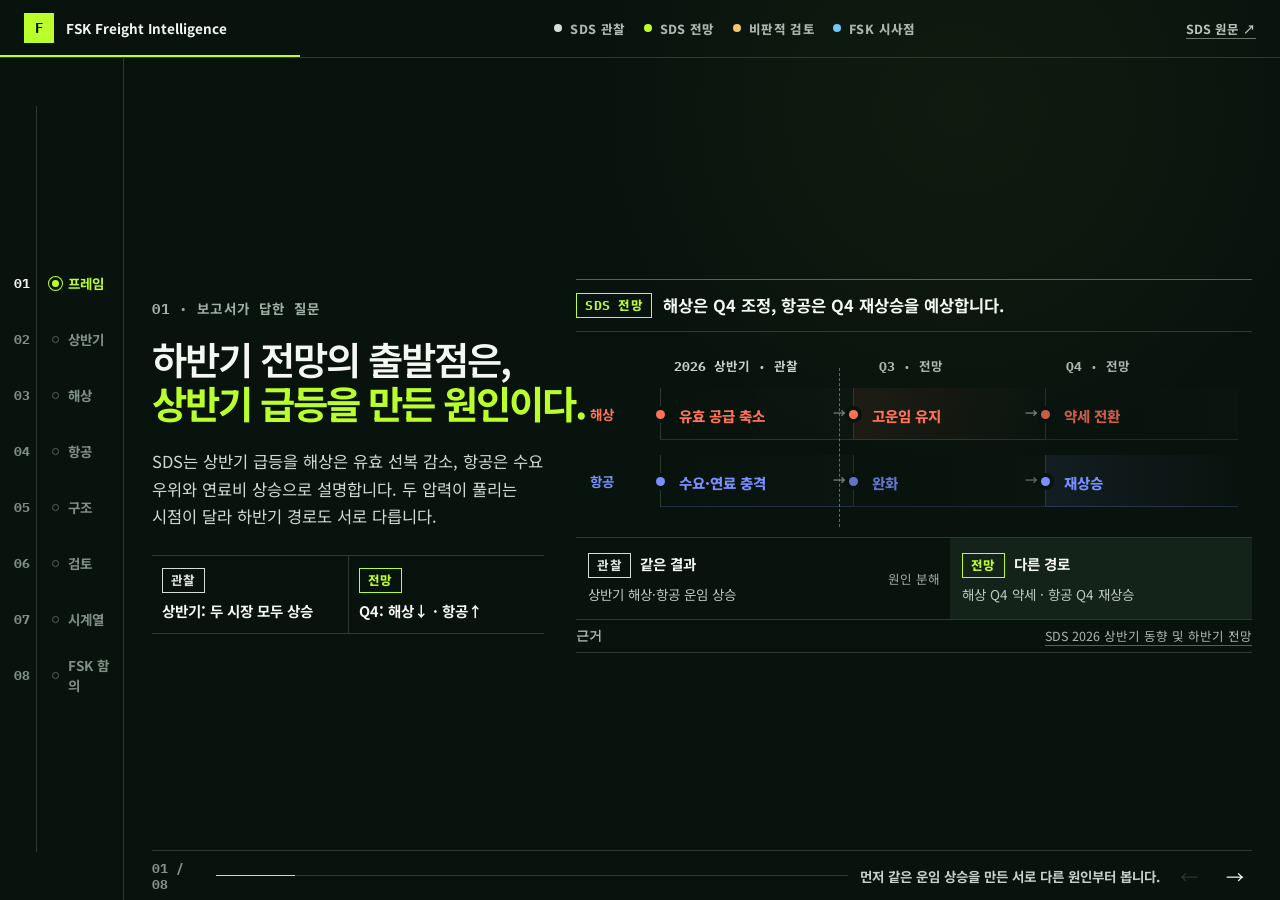
<file: index.html>
<!DOCTYPE html><html lang="ko"><head><meta charSet="utf-8"/><meta name="viewport" content="width=device-width, initial-scale=1"/><link rel="stylesheet" href="./assets/index-OAmf9RD-.css" data-rsc-css-href="./assets/index-OAmf9RD-.css" data-precedence="vite-rsc/importer-resources"/><link rel="modulepreload" href="./assets/layout-segment-context-DPF9PNSy.js" crossorigin=""/><link rel="modulepreload" href="./assets/rolldown-runtime-S-ySWqyJ.js" crossorigin=""/><link rel="modulepreload" href="./assets/index-Dtte2Hs3.js" crossorigin=""/><link rel="modulepreload" href="./assets/framework-CXnKph_e.js" crossorigin=""/><link rel="modulepreload" href="./assets/page-DlTZC0So.js" crossorigin=""/><title>SDS 2026 물류 전망 — 비판적 읽기</title><meta name="description" content="삼성SDS의 2026년 상반기 물류 동향과 하반기 전망을 원인, 조건, 과거 백서 시계열로 분해한 FSK Freight Intelligence 브리핑."/><meta property="og:title" content="SDS 2026 물류 전망 — 비판적 읽기"/><meta property="og:description" content="상반기 충격의 원인부터 하반기 정상화 조건, 10개 백서 시계열까지"/><meta property="og:type" content="website"/><meta property="og:image" content="https://commet.github.io/fsk-freight-intelligence/og-v4.png"/><meta property="og:image:width" content="1680"/><meta property="og:image:height" content="945"/><meta property="og:image:alt" content="해상과 항공의 서로 다른 2026년 하반기 경로"/><meta name="twitter:card" content="summary_large_image"/><meta name="twitter:title" content="SDS 2026 물류 전망"/><meta name="twitter:description" content="원인, 조건, 시계열로 다시 읽기"/><meta name="twitter:image" content="https://commet.github.io/fsk-freight-intelligence/og-v4.png"/><script>self.__VINEXT_RSC_PARAMS__={}</script><script>self.__VINEXT_RSC_NAV__={"pathname":"/","searchParams":[]}</script><link rel="modulepreload" href="./assets/index-Dtte2Hs3.js" />
</head><body><main class="page"><header class="masthead"><a class="brand" href="#"><i>F</i><b>FSK Freight Intelligence</b></a><div class="layer-legend" aria-label="정보 구분"><span class="observed">SDS 관찰</span><span class="forecast">SDS 전망</span><span class="review">비판적 검토</span><span class="fsk">FSK 시사점</span></div><a href="https://www.cello-square.com/kr/whitepaper/view-619.do" target="_blank" rel="noreferrer">SDS 원문 ↗</a></header><div class="app-shell"><aside class="chapter-rail"><nav aria-label="분석 순서"><button class="active" aria-current="step"><span>01</span><i></i><b>프레임</b></button><button class=""><span>02</span><i></i><b>상반기</b></button><button class=""><span>03</span><i></i><b>해상</b></button><button class=""><span>04</span><i></i><b>항공</b></button><button class=""><span>05</span><i></i><b>구조</b></button><button class=""><span>06</span><i></i><b>검토</b></button><button class=""><span>07</span><i></i><b>시계열</b></button><button class=""><span>08</span><i></i><b>FSK 함의</b></button></nav></aside><section class="stage"><div class="scene"><div class="story-copy"><p class="kicker">01 · 보고서가 답한 질문</p><h1><span class="">하반기 전망의 출발점은,</span><span class="accent">상반기 급등을 만든 원인이다.</span></h1><p class="lead">SDS는 상반기 급등을 해상은 유효 선복 감소, 항공은 수요 우위와 연료비 상승으로 설명합니다. 두 압력이 풀리는 시점이 달라 하반기 경로도 서로 다릅니다.</p><div class="copy-proof"><div><span class="tag observed">관찰</span><b>상반기: 두 시장 모두 상승</b></div><div><span class="tag forecast">전망</span><b>Q4: 해상↓ · 항공↑</b></div></div></div><figure class="visual timeline-visual"><figcaption><span class="tag forecast">SDS 전망</span><b>해상은 Q4 조정, 항공은 Q4 재상승을 예상합니다.</b></figcaption><div class="market-timeline focus-both"><div class="timeline-head"><span class="past">2026 상반기 · 관찰</span><span>Q3 · 전망</span><span>Q4 · 전망</span></div><div class="market-lane sea"><b>해상</b><div class="point shock"><i></i><span>유효 공급 축소</span></div><div class="point high"><i></i><span>고운임 유지</span></div><div class="point low"><i></i><span>약세 전환</span></div><em></em></div><div class="market-lane air"><b>항공</b><div class="point shock"><i></i><span>수요·연료 충격</span></div><div class="point low"><i></i><span>완화</span></div><div class="point high"><i></i><span>재상승</span></div><em></em></div><div class="timeline-divider"><span>관찰</span><span>전망</span></div></div><div class="frame-reading"><div><span class="tag observed">관찰</span><b>같은 결과</b><p>상반기 해상·항공 운임 상승</p></div><i>원인 분해</i><div><span class="tag forecast">전망</span><b>다른 경로</b><p>해상 Q4 약세 · 항공 Q4 재상승</p></div></div><div class="source-strip"><span>근거</span><a href="https://www.cello-square.com/kr/whitepaper/view-619.do" target="_blank" rel="noreferrer">SDS 2026 상반기 동향 및 하반기 전망</a></div></figure></div><footer class="scene-footer"><span>01<!-- --> / <!-- -->08</span><div><i style="width:12.5%"></i></div><p>먼저 같은 운임 상승을 만든 서로 다른 원인부터 봅니다.</p><button disabled="" aria-label="이전 장면">←</button><button aria-label="다음 장면">→</button></footer></section></div></main><script id="_R_">import("./assets/index-Dtte2Hs3.js")</script></body></html><script>self.__VINEXT_RSC_CHUNKS__=self.__VINEXT_RSC_CHUNKS__||[];self.__VINEXT_RSC_CHUNKS__.push("2:I[\"8c0f216c4604\",[],\"Children\",1]\n3:I[\"15c18cfaeeff\",[],\"LayoutSegmentProvider\",1]\n4:I[\"8c0f216c4604\",[],\"Slot\",1]\n5:I[\"593f344dc510\",[],\"RedirectBoundary\",1]\n:HL[\"./assets/index-OAmf9RD-.css\",\"style\"]\n")</script><script>self.__VINEXT_RSC_CHUNKS__=self.__VINEXT_RSC_CHUNKS__||[];self.__VINEXT_RSC_CHUNKS__.push("0:{\"__route\":\"route:/\",\"__interceptionContext\":null,\"__layoutIds\":[\"layout:/\"],\"__rootLayout\":\"/\",\"page:/\":\"$L1\",\"layout:/\":[[[[\"$\",\"link\",\"css:/assets/index-OAmf9RD-.css\",{\"rel\":\"stylesheet\",\"precedence\":\"vite-rsc/importer-resources\",\"href\":\"./assets/index-OAmf9RD-.css\",\"data-rsc-css-href\":\"./assets/index-OAmf9RD-.css\"}],\"$undefined\"],[\"$\",\"html\",null,{\"lang\":\"ko\",\"children\":[\"$\",\"body\",null,{\"children\":[\"$\",\"$L2\",null,{}]}]}]],null],\"route:/\":[[[\"$\",\"meta\",null,{\"charSet\":\"utf-8\"}],[[\"$\",\"title\",\"0\",{\"children\":\"SDS 2026 물류 전망 — 비판적 읽기\"}],[\"$\",\"meta\",\"1\",{\"name\":\"description\",\"content\":\"삼성SDS의 2026년 상반기 물류 동향과 하반기 전망을 원인, 조건, 과거 백서 시계열로 분해한 FSK Freight Intelligence 브리핑.\"}],[\"$\",\"meta\",\"2\",{\"property\":\"og:title\",\"content\":\"SDS 2026 물류 전망 — 비판적 읽기\"}],[\"$\",\"meta\",\"3\",{\"property\":\"og:description\",\"content\":\"상반기 충격의 원인부터 하반기 정상화 조건, 10개 백서 시계열까지\"}],[\"$\",\"meta\",\"4\",{\"property\":\"og:type\",\"content\":\"website\"}],[\"$\",\"meta\",\"5\",{\"property\":\"og:image\",\"content\":\"https://commet.github.io/fsk-freight-intelligence/og-v4.png\"}],[\"$\",\"meta\",\"6\",{\"property\":\"og:image:width\",\"content\":\"1680\"}],[\"$\",\"meta\",\"7\",{\"property\":\"og:image:height\",\"content\":\"945\"}],[\"$\",\"meta\",\"8\",{\"property\":\"og:image:alt\",\"content\":\"해상과 항공의 서로 다른 2026년 하반기 경로\"}],[\"$\",\"meta\",\"9\",{\"name\":\"twitter:card\",\"content\":\"summary_large_image\"}],[\"$\",\"meta\",\"10\",{\"name\":\"twitter:title\",\"content\":\"SDS 2026 물류 전망\"}],[\"$\",\"meta\",\"11\",{\"name\":\"twitter:description\",\"content\":\"원인, 조건, 시계열로 다시 읽기\"}],[\"$\",\"meta\",\"12\",{\"name\":\"twitter:image\",\"content\":\"https://commet.github.io/fsk-freight-intelligence/og-v4.png\"}]],[[\"$\",\"meta\",\"0\",{\"name\":\"viewport\",\"content\":\"width=device-width, initial-scale=1\"}]]],[\"$\",\"$L3\",null,{\"segmentMap\":{\"children\":[]},\"children\":[\"$\",\"$L4\",null,{\"id\":\"layout:/\",\"parallelSlots\":\"$undefined\",\"children\":[\"$\",\"$L5\",null,{\"children\":[\"$\",\"$L3\",null,{\"segmentMap\":{\"children\":[]},\"children\":[\"$\",\"$L4\",null,{\"id\":\"page:/\"}]}]}]}]}]],\"__layoutFlags\":{\"layout:/\":\"s\"},\"__artifactCompatibility\":{\"schemaVersion\":1,\"graphVersion\":\"app-route-graph:4uhn5s1wvoptc\",\"deploymentVersion\":\"229a824c-978e-4e9b-ba82-3ee2f41f4bda\",\"appElementsSchemaVersion\":1,\"rscPayloadSchemaVersion\":1,\"rootBoundaryId\":\"/\",\"renderEpoch\":null}}\n")</script><script>self.__VINEXT_RSC_CHUNKS__=self.__VINEXT_RSC_CHUNKS__||[];self.__VINEXT_RSC_CHUNKS__.push("6:I[\"6efdf509a785\",[],\"default\",1]\n1:[\"$\",\"$L6\",null,{\"params\":\"$@7\",\"searchParams\":\"$@8\"}]\n")</script><script>self.__VINEXT_RSC_CHUNKS__=self.__VINEXT_RSC_CHUNKS__||[];self.__VINEXT_RSC_CHUNKS__.push("7:{}\n8:{}\n")</script><script>self.__VINEXT_RSC_DONE__=true</script>
</file>
<file: assets/index-OAmf9RD-.css>
@import "https://fonts.googleapis.com/css2?family=IBM+Plex+Mono:wght@500;600;700&family=Noto+Sans+KR:wght@400;500;600;700;800;900&display=swap";:root{--bg:#09130e;--panel:#0e1b14;--panel-2:#14231a;--text:#f4f7f2;--muted:#9caaa1;--line:#2a3b31;--line-strong:#51675a;--acid:#baff2c;--sea:#ff7258;--air:#7890ff;--amber:#f0c76c;--blue:#71c7ff}*{box-sizing:border-box}html,body{background:var(--bg);width:100%;height:100%;color:var(--text);margin:0;font-family:Noto Sans KR,Arial,sans-serif;overflow:hidden}button,a{font:inherit}a{color:inherit;text-decoration:none}button{color:inherit}.page{background:radial-gradient(circle at 75% 12%,#baff2c09,transparent 30%),var(--bg);min-width:320px;height:100svh}.masthead{border-bottom:1px solid var(--line);z-index:20;grid-template-columns:300px 1fr 110px;align-items:center;height:58px;display:grid;position:relative}.brand{border-bottom:2px solid var(--acid);align-items:center;gap:12px;height:100%;padding:0 24px;display:flex}.brand i{background:var(--acid);width:30px;height:30px;color:var(--bg);place-items:center;font:900 14px IBM Plex Mono,monospace;display:grid}.brand b{font-size:14px}.masthead>a:last-child{color:#bac5bd;border-bottom:1px solid #65786b;justify-self:end;margin-right:24px;font-size:11px;font-weight:700}.masthead>a:last-child:hover{color:var(--acid);border-color:var(--acid)}.layer-legend{justify-content:center;gap:18px;display:flex}.layer-legend span{color:#87978d;letter-spacing:.03em;padding-left:13px;font-size:9px;font-weight:800;position:relative}.layer-legend span:before{content:"";border-radius:50%;width:6px;height:6px;position:absolute;top:4px;left:0}.layer-legend .observed:before{background:#d7ded9}.layer-legend .forecast:before{background:var(--acid)}.layer-legend .review:before{background:var(--amber)}.layer-legend .fsk:before{background:var(--blue)}.app-shell{grid-template-columns:148px 1fr;height:calc(100svh - 58px);display:grid}.chapter-rail{border-right:1px solid var(--line);padding:22px 10px;position:relative}.chapter-rail:before{content:"";background:var(--line);width:1px;position:absolute;top:48px;bottom:48px;left:36px}.chapter-rail nav{flex-direction:column;justify-content:center;gap:4px;height:100%;display:flex}.chapter-rail button{color:#7f9085;text-align:left;cursor:pointer;background:0 0;border:0;grid-template-columns:28px 18px 1fr;align-items:center;gap:4px;width:100%;height:52px;padding:0 7px;display:grid;position:relative}.chapter-rail button span{font:700 9px IBM Plex Mono,monospace}.chapter-rail button i{background:var(--bg);z-index:1;border:1px solid #52665a;border-radius:50%;width:7px;height:7px;margin-left:6px}.chapter-rail button:hover{color:#dce3de}.chapter-rail button.active{color:var(--text)}.chapter-rail button.active i{background:var(--acid);border:3px solid var(--bg);width:13px;height:13px;box-shadow:0 0 0 1px var(--acid);margin-left:3px}.chapter-rail button.active b{color:var(--acid)}.stage{grid-template-rows:minmax(0,1fr) 50px;height:100%;padding:24px 42px 0;display:grid}.scene{grid-template-columns:minmax(380px,.72fr) minmax(600px,1.24fr);align-items:center;gap:48px;min-height:0;animation:.38s cubic-bezier(.2,.75,.2,1) both scene-in;display:grid}@keyframes scene-in{0%{opacity:.25;transform:translateY(8px)}to{opacity:1;transform:none}}.story-copy{align-self:center;max-width:570px}.kicker{color:#9fb0a5;letter-spacing:.13em;margin:0 0 18px;font:700 10px IBM Plex Mono,Noto Sans KR,monospace}.story-copy h1{letter-spacing:-.052em;margin:0;font-size:clamp(36px,3.15vw,55px);font-weight:600;line-height:1.15}.story-copy h1 span{white-space:nowrap;display:block}.story-copy h1 .accent{color:var(--acid);font-weight:700}.lead{color:#d0d8d2;word-break:keep-all;max-width:550px;margin:24px 0 0;font-size:15px;line-height:1.82}.copy-proof{border-top:1px solid var(--line);border-bottom:1px solid var(--line);grid-template-columns:1fr 1fr;margin-top:24px;display:grid}.copy-proof>div{flex-direction:column;justify-content:center;gap:7px;min-height:76px;padding:12px 10px;display:flex}.copy-proof>div+div{border-left:1px solid var(--line)}.copy-callout{border-left:3px solid var(--line-strong);background:#ffffff06;margin-top:24px;padding:12px 14px}.copy-callout>b{color:#b8c3bb;font-size:10px}.copy-callout p{margin:5px 0 0;font-size:13px;font-weight:700;line-height:1.55}.copy-callout.fsk{border-color:var(--blue);background:#71c7ff0b}.copy-callout.fsk .tag{margin-bottom:6px}.tag{letter-spacing:.02em;border:1px solid;align-items:center;width:max-content;padding:3px 6px;font:800 9px/1 IBM Plex Mono,Noto Sans KR,monospace;display:inline-flex}.tag.observed{color:#d7ded9}.tag.forecast{color:var(--acid)}.tag.review{color:var(--amber)}.tag.fsk{color:var(--blue)}.visual{border-top:1px solid var(--line-strong);border-bottom:1px solid var(--line);align-self:center;width:100%;max-width:870px;max-height:610px;margin:0;position:relative}.visual figcaption{border-bottom:1px solid var(--line);align-items:center;gap:11px;min-height:54px;padding:8px 0;display:flex}.visual figcaption b{font-size:14px;line-height:1.4}.source-strip{color:#89988e;justify-content:flex-end;align-items:center;gap:14px;min-height:32px;padding:6px 0;font-size:10px;display:flex}.source-strip>span{color:#74847a;text-transform:uppercase;margin-right:auto;font:700 9px IBM Plex Mono,monospace}.source-strip a{border-bottom:1px solid #4f6457}.source-strip a:hover{color:var(--acid);border-color:var(--acid)}.market-timeline{border-bottom:1px solid var(--line);height:206px;padding:24px 14px 12px;position:relative}.timeline-head{color:#829188;grid-template-columns:1.1fr 1fr 1fr;height:24px;margin-left:70px;font:700 9px IBM Plex Mono,Noto Sans KR,monospace;display:grid}.timeline-head span{padding-left:14px}.timeline-head .past{color:#c7d0ca}.market-lane{grid-template-columns:70px repeat(3,1fr);align-items:center;height:67px;display:grid;position:relative}.market-lane>b{z-index:2;font-size:11px}.market-lane .point{border-left:1px solid var(--line);z-index:2;flex-direction:column;justify-content:center;height:52px;padding:8px 7px 4px 18px;display:flex;position:relative}.market-lane .point i{width:9px;height:9px;box-shadow:0 0 0 4px var(--bg);background:currentColor;border-radius:50%;position:absolute;top:22px;left:-5px}.market-lane .point span{white-space:nowrap;font-size:12px;font-weight:800}.market-lane.sea{color:var(--sea)}.market-lane.air{color:var(--air)}.market-lane em{opacity:.55;background:linear-gradient(90deg,currentColor 0 35%,#0000 35% 40%,currentColor 40% 66%,#0000 66% 71%,currentColor 71%);height:2px;position:absolute;left:83px;right:14px}.market-lane.sea .point:nth-of-type(2){transform:translateY(-10px)}.market-lane.sea .point:nth-of-type(3){transform:translateY(11px)}.market-lane.air .point:nth-of-type(2){transform:translateY(10px)}.market-lane.air .point:nth-of-type(3){transform:translateY(-9px)}.focus-sea .air,.focus-air .sea{opacity:.2}.focus-sea .sea,.focus-air .air{filter:saturate(1.15)}.timeline-divider{border-left:1px dashed #587064;position:absolute;top:12px;bottom:12px;left:calc(36.6% + 34.132px)}.timeline-divider span{font:700 8px IBM Plex Mono,Noto Sans KR,monospace;position:absolute;top:-1px}.timeline-divider span:first-child{color:#aab5ae;right:7px}.timeline-divider span:last-child{color:var(--acid);left:7px}.frame-reading{border-bottom:1px solid var(--line);grid-template-columns:1fr 72px 1fr;align-items:stretch;min-height:82px;display:grid}.frame-reading>div{grid-template-columns:auto 1fr;align-content:center;gap:4px 9px;padding:10px 12px;display:grid}.frame-reading>div:last-child{background:var(--panel-2)}.frame-reading p{color:#bcc7bf;grid-column:1/-1;margin:2px 0 0;font-size:11px}.frame-reading>i{color:#788a7f;text-align:center;align-self:center;font-size:9px;font-style:normal}.cause-row{border-bottom:1px solid var(--line);grid-template-columns:60px 1fr 28px 1fr 34px 1.15fr;align-items:stretch;min-height:112px;display:grid}.cause-row>strong{align-items:center;padding:12px 8px;font-size:13px;display:flex}.cause-row.sea>strong{color:var(--sea)}.cause-row.air>strong{color:var(--air)}.cause-row>div{flex-direction:column;justify-content:center;padding:12px 10px;display:flex}.cause-row>i{color:#77887d;text-align:center;align-self:center;font-style:normal}.cause-row span{color:#88988e;font-size:9px}.cause-row b{margin-top:4px;font-size:15px}.cause-row small{color:#9ca9a1;margin-top:4px;font-size:10px;line-height:1.4}.cause-row .outcome{background:var(--panel-2)}.cause-row.sea .outcome b{color:#ff9a87}.cause-row.air .outcome b{color:#aeb9ff}.definition{border-bottom:1px solid var(--line);background:#ffffff05;grid-template-columns:86px 1fr;align-items:center;gap:12px;min-height:61px;padding:9px 12px;display:grid}.definition b{color:var(--acid);font-size:10px}.definition p{color:#c4cec7;margin:0;font-size:11px;line-height:1.55}.lane-visual .market-timeline,.air-visual .market-timeline{height:160px;padding-top:13px}.lane-visual .timeline-head,.air-visual .timeline-head{height:20px}.lane-visual .market-lane,.air-visual .market-lane{height:54px}.lane-visual .market-lane .point,.air-visual .market-lane .point{height:43px}.lane-visual .market-lane .point i,.air-visual .market-lane .point i{top:17px}.gate-table{border-bottom:1px solid var(--line)}.gate-table>div{grid-template-columns:110px 1fr 1.15fr;align-items:center;min-height:48px;display:grid}.gate-table>div+div{border-top:1px solid var(--line)}.gate-table .gate-head{color:#84948a;min-height:28px;font-size:9px}.gate-table .gate-head span,.gate-table .gate-head b{padding:0 10px}.gate-table strong,.gate-table p{margin:0;padding:8px 10px;font-size:11px}.gate-table strong{color:var(--sea)}.gate-table p{border-left:1px solid var(--line);color:#bdc7c0;align-items:center;height:100%;display:flex}.gate-table p:last-child{color:#ecf2ed;background:#baff2c06}.critical-line{border-bottom:1px solid var(--line);background:#f0c76c09;grid-template-columns:70px 1fr;align-items:center;gap:10px;min-height:50px;padding:8px 10px;display:grid}.critical-line p{color:#c7d0ca;margin:0;font-size:11px;line-height:1.45}.air-forces{border-bottom:1px solid var(--line);grid-template-columns:1fr 70px 1fr;align-items:stretch;min-height:82px;display:grid}.air-forces>div:not(.versus){flex-direction:column;justify-content:center;padding:10px 12px;display:flex}.air-forces .rise{background:#7890ff0e}.air-forces span{color:#8f9e95;font-size:9px}.air-forces b{margin-top:3px;font-size:16px}.air-forces small{color:#9eaaa2;margin-top:2px;font-size:10px}.air-forces .versus{color:#7c8c81;text-align:center;align-self:center;font-size:9px}.air-evidence{border-bottom:1px solid var(--line);grid-template-columns:repeat(3,1fr);min-height:72px;display:grid}.air-evidence>div{flex-direction:column;justify-content:center;padding:9px 11px;display:flex}.air-evidence>div+div{border-left:1px solid var(--line)}.air-evidence span{color:#87978d;font-size:9px}.air-evidence b{color:#aeb9ff;margin-top:3px;font-size:15px}.air-evidence small{color:#9da9a1;margin-top:2px;font-size:9px}.mirror{border-bottom:1px solid var(--line);grid-template-columns:1fr 84px 1fr;min-height:290px;display:grid}.mirror-side{flex-direction:column;justify-content:center;padding:18px 14px;display:flex}.mirror-side>span{margin-bottom:16px;font-size:11px;font-weight:800}.mirror-side.sea>span{color:var(--sea)}.mirror-side.air>span{color:var(--air)}.ratio{background:#15271d;height:29px;margin-bottom:8px;position:relative;overflow:hidden}.ratio i{background:#ff725885;position:absolute;inset:0 auto 0 0}.ratio.demand i{background:#ffffff2e}.ratio b{padding:6px 9px;font-size:11px;display:block;position:relative}.mirror-side strong{margin-top:11px;font-size:14px}.mirror-side p{color:#aab6ae;margin:7px 0 0;font-size:11px;line-height:1.55}.backlog{background:repeating-linear-gradient(90deg,#7890ff1c 0 7px,#0000 7px 11px);justify-content:center;align-items:baseline;height:90px;display:flex}.backlog b{color:#aeb9ff;font-size:34px}.backlog small{color:#b6c0ba;margin-left:7px;font-size:10px}.structure-axis{color:#819086;flex-direction:column;justify-content:center;align-items:center;display:flex}.structure-axis i{background:linear-gradient(var(--line),var(--acid),var(--line));width:1px;height:58px}.structure-axis span{font:700 9px IBM Plex Mono,monospace}.structure-axis b{color:var(--acid);writing-mode:vertical-rl;margin:6px 0;font-size:9px}.structure-summary{border-bottom:1px solid var(--line);grid-template-columns:42px 1fr 72px 42px 1.2fr;align-items:center;gap:8px;min-height:54px;padding:8px 12px;display:grid}.structure-summary b{color:var(--acid);font-size:10px}.structure-summary p{margin:0;font-size:11px;font-weight:700}.structure-summary i{color:#718177;text-align:center;font-size:9px;font-style:normal}.condition-map{border-bottom:1px solid var(--line);grid-template-columns:1fr 210px;align-items:stretch;min-height:150px;display:grid}.condition-nodes{grid-template-columns:1fr 1fr;gap:8px;padding:12px;display:grid;position:relative}.condition-nodes:after{content:"";background:var(--line-strong);width:32px;height:1px;position:absolute;top:50%;right:-32px}.condition-nodes button{border:1px solid var(--line);text-align:left;cursor:pointer;background:0 0;min-height:52px;padding:8px 10px;position:relative}.condition-nodes button small{color:#83938a;font-size:8px;display:block}.condition-nodes button b{margin-top:4px;font-size:12px;display:block}.condition-nodes button.sea:hover,.condition-nodes button.sea[aria-pressed=true]{border-color:var(--sea);background:#ff72580f}.condition-nodes button.air:hover,.condition-nodes button.air[aria-pressed=true]{border-color:var(--air);background:#7890ff0f}.condition-nodes button[aria-pressed=true]:after{content:"";background:var(--acid);border-radius:50%;width:7px;height:7px;position:absolute;top:calc(50% - 4px);right:-5px}.base-case{background:var(--panel-2);text-align:center;flex-direction:column;justify-content:center;align-items:center;display:flex}.base-case span{color:var(--acid);font:700 9px IBM Plex Mono,Noto Sans KR,monospace}.base-case b{margin-top:7px;font-size:14px}.base-case i{color:#6e8175;font-style:normal}.condition-detail{border-bottom:1px solid var(--line);grid-template-columns:1fr 1fr 1.2fr;min-height:142px;animation:.25s both detail-in;display:grid}@keyframes detail-in{0%{opacity:.2;transform:translateY(4px)}to{opacity:1;transform:none}}.condition-detail>div{padding:11px}.condition-detail>div+div{border-left:1px solid var(--line)}.condition-detail p{color:#c0cac3;margin:8px 0 0;font-size:10.5px;line-height:1.55}.condition-detail>div:last-child{background:#f0c76c08}.gap-list{border-bottom:1px solid var(--line);align-items:center;gap:8px;min-height:42px;padding:7px 10px;display:flex}.gap-list b{color:#a8b4ac;margin-right:auto;font-size:9px}.gap-list span{border:1px solid var(--line);color:#a9b4ad;padding:3px 6px;font-size:9px}.history-track{border-bottom:1px solid var(--line);grid-template-columns:repeat(10,1fr);align-items:end;height:56px;padding:8px 15px;display:grid;position:relative}.history-track .track-line{background:linear-gradient(90deg,var(--sea),var(--amber),var(--air),var(--acid));height:1px;position:absolute;top:25px;left:4%;right:4%}.history-track i{flex-direction:column;justify-content:flex-end;align-items:center;height:34px;font-style:normal;display:flex;position:relative}.history-track i:before{content:"";width:6px;height:6px;box-shadow:0 0 0 3px var(--bg);background:#9cac9f;border-radius:50%;position:absolute;top:13px}.history-track small{color:#89988f;white-space:nowrap;font-size:7px}.history-select{border-bottom:1px solid var(--line);grid-template-columns:repeat(4,1fr);height:54px;display:grid}.history-select button{border:0;border-right:1px solid var(--line);text-align:left;cursor:pointer;background:0 0;padding:7px 9px}.history-select button:last-child{border-right:0}.history-select span{color:#86968c;font:700 8px IBM Plex Mono,monospace;display:block}.history-select b{margin-top:3px;font-size:9.5px;line-height:1.35;display:block}.history-select button[aria-pressed=true]{background:var(--acid);color:var(--bg)}.history-select button[aria-pressed=true] span{color:#294019}.history-detail{animation:.25s both detail-in}.history-detail header{border-bottom:1px solid var(--line);align-items:center;gap:10px;min-height:44px;padding:7px 11px;display:flex}.history-detail header span{color:var(--acid);font:700 9px IBM Plex Mono,monospace}.history-detail>div{vertical-align:top;flex-direction:column;width:33.333%;min-height:67px;padding:9px 10px;display:inline-flex}.history-detail>div+div{border-left:1px solid var(--line)}.history-detail p{color:#bdc7c0;margin:7px 0 0;font-size:9.5px;line-height:1.5}.history-detail footer{border-top:1px solid var(--line);border-bottom:1px solid var(--line);background:var(--panel-2);grid-template-columns:138px 1fr;align-items:center;gap:10px;min-height:45px;padding:8px 10px;display:grid}.history-detail footer b{color:var(--acid);font-size:9px}.history-detail footer p{color:#e4e9e5;margin:0;font-size:11px;font-weight:700}.fsk-visual{border-top-color:var(--blue)}.fsk-head{border-bottom:1px solid var(--line);color:#84948a;grid-template-columns:115px 1fr 1.35fr;height:34px;font-size:9px;display:grid}.fsk-head span{padding:9px 10px}.fsk-row{border-bottom:1px solid var(--line);grid-template-columns:115px 1fr 1.35fr;align-items:stretch;min-height:94px;display:grid}.fsk-row strong{align-items:center;padding:12px 10px;font-size:13px;display:flex}.fsk-row.sea strong{color:var(--sea)}.fsk-row.air strong{color:var(--air)}.fsk-row.cross strong{color:var(--blue)}.fsk-row p,.fsk-row b{align-items:center;margin:0;padding:12px 14px;line-height:1.6;display:flex}.fsk-row p{border-left:1px solid var(--line);color:#aeb9b1;font-size:10px}.fsk-row b{border-left:1px solid var(--line);background:#71c7ff09;font-size:11.5px}.fsk-boundary{border-bottom:1px solid var(--line);background:#71c7ff0e;grid-template-columns:92px 1fr;align-items:center;gap:10px;min-height:62px;padding:9px 11px;display:grid}.fsk-boundary p{color:#d2dbd4;margin:0;font-size:10.5px;line-height:1.55}.scene-footer{border-top:1px solid var(--line);grid-template-columns:52px minmax(80px,1fr) minmax(300px,auto) 34px 34px;align-items:center;gap:12px;height:50px;display:grid}.scene-footer>span{color:#839289;font:700 9px IBM Plex Mono,monospace}.scene-footer>div{background:var(--line);height:1px;position:relative}.scene-footer>div i{background:var(--acid);height:1px;transition:width .3s;position:absolute;top:0;left:0}.scene-footer p{color:#b4beb7;text-align:right;white-space:nowrap;margin:0;font-size:10.5px;font-weight:700}.scene-footer button{cursor:pointer;background:0 0;border:1px solid #0000;width:34px;height:34px;font-size:18px}.scene-footer button:hover:not(:disabled){border-color:var(--line-strong);color:var(--acid)}.scene-footer button:disabled{opacity:.15;cursor:default}@media (width<=1380px){.app-shell{grid-template-columns:124px 1fr}.chapter-rail{padding-left:7px;padding-right:7px}.stage{padding-left:28px;padding-right:28px}.scene{grid-template-columns:minmax(350px,.72fr) minmax(560px,1.24fr);gap:32px}.story-copy h1{font-size:clamp(34px,3vw,48px)}.lead{font-size:14px}.visual figcaption b{font-size:13px}}@media (height<=760px) and (width>=821px){.masthead{height:52px}.app-shell{height:calc(100svh - 52px)}.stage{grid-template-rows:minmax(0,1fr) 46px;padding-top:15px}.scene-footer{height:46px}.story-copy h1{font-size:clamp(33px,2.8vw,45px)}.lead{margin-top:18px;line-height:1.68}.copy-proof,.copy-callout{margin-top:18px}.visual figcaption{min-height:46px}.market-timeline{height:178px;padding-top:14px}.timeline-visual .market-timeline{height:188px}.cause-row{min-height:98px}.lane-visual .market-timeline,.air-visual .market-timeline{height:143px}.gate-table>div{min-height:41px}.critical-line{min-height:44px}.mirror{min-height:252px}.condition-map{min-height:132px}.condition-detail{min-height:126px}.history-track{height:50px}.history-select{height:48px}.history-detail>div{min-height:60px}.fsk-row{min-height:80px}.fsk-boundary{min-height:52px}.source-strip{min-height:28px}}@media (width<=820px){html,body{overflow:hidden}.masthead{grid-template-columns:1fr auto;height:50px}.brand{padding:0 14px}.brand b{font-size:12px}.layer-legend{display:none}.masthead>a:last-child{margin-right:14px}.app-shell{height:calc(100svh - 50px);display:block}.chapter-rail{border-right:0;border-bottom:1px solid var(--line);scrollbar-width:none;height:46px;padding:0;overflow-x:auto}.chapter-rail:before{display:none}.chapter-rail nav{flex-direction:row;gap:0;width:max-content;height:46px;display:flex}.chapter-rail button{grid-template-columns:18px 1fr;gap:4px;width:76px;height:46px;padding:0 7px}.chapter-rail button i{display:none}.chapter-rail button.active{border-bottom:3px solid var(--acid)}.stage{grid-template-rows:minmax(0,1fr) 48px;height:calc(100% - 46px);padding:0 16px}.scene{scrollbar-width:thin;padding:24px 2px 32px 0;display:block;overflow-y:auto}.story-copy{max-width:none;margin-bottom:30px}.story-copy h1{font-size:clamp(29px,8vw,42px)}.story-copy h1 span{white-space:normal}.lead{font-size:14px}.visual{max-height:none}.visual figcaption{gap:8px}.visual figcaption b{font-size:12px}.source-strip{flex-wrap:wrap;gap:7px 11px}.source-strip>span{width:100%;margin:0}.market-timeline{overflow:hidden}.timeline-head,.market-lane{margin-left:0}.market-lane{grid-template-columns:54px repeat(3,1fr)}.market-lane .point span{font-size:9px}.market-lane em{left:63px}.timeline-divider{left:calc(36.6% + 23.988px)}.cause-row{grid-template-columns:48px 1fr 22px 1fr}.cause-row>i:nth-of-type(2),.cause-row .outcome{grid-column:2/-1}.cause-row .outcome{min-height:62px}.gate-table>div{grid-template-columns:82px 1fr 1.15fr}.air-evidence{grid-template-columns:1fr}.air-evidence>div+div{border-left:0;border-top:1px solid var(--line)}.mirror{grid-template-columns:1fr}.structure-axis{flex-direction:row;height:64px}.structure-axis i{width:50px;height:1px}.structure-axis b{writing-mode:horizontal-tb;margin:0 8px}.condition-map{grid-template-columns:1fr}.condition-nodes:after{display:none}.base-case{min-height:80px}.condition-detail{grid-template-columns:1fr}.condition-detail>div+div{border-left:0;border-top:1px solid var(--line)}.gap-list{flex-wrap:wrap}.history-track{overflow:hidden}.history-select{grid-template-columns:1fr 1fr;height:auto}.history-select button{border-bottom:1px solid var(--line);min-height:52px}.history-detail>div{border-top:1px solid var(--line);width:100%;border-left:0!important}.history-detail footer{grid-template-columns:1fr}.fsk-head{display:none}.fsk-row{grid-template-columns:70px 1fr}.fsk-row strong{grid-row:1/3}.fsk-row b{border-top:1px solid var(--line)}.fsk-boundary{grid-template-columns:1fr}.scene-footer{grid-template-columns:44px 1fr 32px 32px;gap:7px}.scene-footer p{display:none}}@media (width<=430px){.brand b{display:none}.copy-proof{grid-template-columns:1fr}.copy-proof>div+div{border-left:0;border-top:1px solid var(--line)}.frame-reading{grid-template-columns:1fr}.frame-reading>i{padding:6px}.cause-row{grid-template-columns:44px 1fr}.cause-row>i{display:none}.cause-row>div,.cause-row .outcome{grid-column:2}.gate-table>div{grid-template-columns:75px 1fr}.gate-table p:last-child{grid-column:2}.air-forces{grid-template-columns:1fr}.air-forces .versus{padding:5px}.structure-summary{grid-template-columns:42px 1fr}.structure-summary i{display:none}.condition-nodes{grid-template-columns:1fr}.history-track small{display:none}.fsk-row{grid-template-columns:58px 1fr}.fsk-row b{font-size:10px}.scene-footer{grid-template-columns:40px 1fr 30px 30px}}.chapter-rail button span{font-size:10.5px}.chapter-rail button b{font-size:12.5px}.layer-legend span{font-size:10.5px}.kicker{font-size:11.5px}.tag{padding:4px 7px;font-size:10.5px;line-height:1.05}.source-strip{font-size:11.5px}.source-strip>span{font-size:10.5px}.copy-proof b{font-size:15px}.copy-callout>b{font-size:11.5px}.copy-callout p{font-size:14px}.visual figcaption b{font-size:15px}.timeline-head{font-size:11px}.market-lane>b{font-size:12.5px}.market-lane .point span{font-size:13.5px}.timeline-divider span{font-size:10.5px}.frame-reading>div b{font-size:13.5px}.frame-reading p{font-size:12.5px}.frame-reading>i{font-size:10.5px}.cause-row span{font-size:11px}.cause-row b{font-size:16px}.cause-row small{font-size:12px;line-height:1.45}.definition b{font-size:11.5px}.definition p{font-size:12.5px;line-height:1.55}.gate-table .gate-head{font-size:11px}.gate-table strong,.gate-table p{font-size:12.5px}.critical-line p{font-size:12.5px;line-height:1.5}.air-forces span{font-size:11px}.air-forces b{font-size:18px}.air-forces small{font-size:12px}.air-forces .versus{font-size:10.5px}.air-evidence span{font-size:11px}.air-evidence b{font-size:16px}.air-evidence small{font-size:11.5px}.mirror-side>span,.ratio b{font-size:12.5px}.mirror-side p{font-size:12.5px;line-height:1.6}.backlog small{font-size:11.5px}.structure-axis span,.structure-axis b{font-size:10.5px}.structure-summary b{font-size:11.5px}.structure-summary p{font-size:12.5px}.structure-summary i,.condition-nodes button small{font-size:10.5px}.condition-nodes button b{font-size:13.5px}.base-case span{font-size:10.5px}.base-case b{font-size:15px}.condition-detail p{font-size:12.5px;line-height:1.6}.gap-list b,.gap-list span{font-size:11px}.history-track small,.history-select span{font-size:10.5px}.history-select b{font-size:12px;line-height:1.4}.history-detail header span{font-size:10.5px}.history-detail header b{font-size:14px}.history-detail p{font-size:12.25px;line-height:1.55}.history-detail footer b{font-size:10.5px}.history-detail footer p{font-size:12.5px}.fsk-head{font-size:11px}.fsk-row p{font-size:12.5px}.fsk-row b{font-size:13.5px}.fsk-boundary p{font-size:12.5px}.scene-footer>span{font-size:10.5px}.scene-footer p{font-size:11.5px}@media (width>=821px){.cause-row{min-height:124px}.definition{min-height:68px}.gate-table>div{min-height:53px}.critical-line{min-height:56px}.air-forces{min-height:92px}.air-evidence{min-height:82px}.mirror{min-height:310px}.condition-map{min-height:164px}.condition-detail{min-height:158px}.gap-list{min-height:48px}.history-track{height:62px}.history-select{height:68px}.history-detail header{min-height:48px}.history-detail>div{min-height:82px}.history-detail footer{min-height:52px}.fsk-head{height:40px}.fsk-row{min-height:104px}.fsk-boundary{min-height:68px}}@media (width<=820px){.chapter-rail button b{font-size:11px}.visual figcaption b{font-size:13px}.market-lane .point span{font-size:10.5px}.history-select span{font-size:10px}.history-select b{font-size:11.5px}.history-detail p,.condition-detail p{font-size:12px}.fsk-row p{font-size:11px}.fsk-row b{font-size:11.5px}}.market-lane .point{border-bottom:1px solid color-mix(in srgb,currentColor 22%,transparent);background:linear-gradient(90deg,#0000,#ffffff03);padding-right:22px;transform:none!important}.market-lane .point:after{content:"→";color:#6f8075;font-size:13px;font-weight:700;position:absolute;top:50%;right:7px;transform:translateY(-52%)}.market-lane .point:nth-of-type(3):after{display:none}.market-lane .point.high{background:linear-gradient(90deg,color-mix(in srgb,currentColor 8%,transparent),transparent)}.market-lane .point.low{opacity:.78}.market-lane em{display:none}.timeline-divider{top:36px;bottom:10px;left:calc(33.3% + 37.366px)}.timeline-divider span{display:none}.lane-visual .market-lane .point,.air-visual .market-lane .point{transform:none!important}.ratio{height:36px}.ratio b{padding:8px 9px;line-height:1.35}.structure-axis b{writing-mode:horizontal-tb;text-align:center;line-height:1.35}.structure-axis i{height:48px}.condition-map{column-gap:24px}.condition-nodes:after,.condition-nodes button[aria-pressed=true]:after{display:none}.base-case{border-left:1px solid var(--line-strong);position:relative}.base-case:before{content:"→";background:var(--bg);color:var(--acid);padding:2px;font-size:13px;font-weight:800;position:absolute;top:50%;left:-20px;transform:translateY(-55%)}@media (width<=820px){.timeline-divider{left:calc(33.3% + 26.694px)}.condition-map{column-gap:0}.base-case{border-left:0;border-top:1px solid var(--line-strong)}.base-case:before{content:"↓";padding:0 4px;top:-13px;left:50%;transform:translate(-50%)}}@media (width>=821px){.page{--type-meta:clamp(12.5px,.76vw,14.5px);--type-label:clamp(13.5px,.82vw,16px);--type-body:clamp(14.5px,.9vw,17.5px);--type-emphasis:clamp(16.5px,1vw,19.5px)}.story-copy{max-width:620px}.visual{max-width:980px}.story-copy h1{font-size:clamp(38px,3vw,58px)}.lead{max-width:610px;font-size:clamp(16.5px,1vw,19px);line-height:1.68}.brand b{font-size:var(--type-label)}.masthead>a:last-child{font-size:var(--type-meta)}.layer-legend span{font-size:var(--type-meta);color:#aab7ae;padding-left:16px}.layer-legend span:before{width:8px;height:8px;top:5px}.chapter-rail button span{font-size:var(--type-meta)}.chapter-rail button b{font-size:var(--type-label)}.kicker{font-size:var(--type-label);letter-spacing:.08em}.tag{font-size:var(--type-meta);padding:5px 8px}.copy-proof b{font-size:var(--type-body)}.copy-callout>b{font-size:var(--type-meta)}.copy-callout p{font-size:var(--type-body)}.visual figcaption{min-height:52px}.visual figcaption b{font-size:var(--type-emphasis)}.source-strip,.source-strip>span,.timeline-head{font-size:var(--type-meta);color:#aab7ae}.market-lane>b{font-size:var(--type-label)}.market-lane .point span,.frame-reading>div b{font-size:var(--type-body)}.frame-reading p{font-size:var(--type-label)}.frame-reading>i{font-size:var(--type-meta);color:#9eada3}.cause-row span{font-size:var(--type-label);color:#a8b5ad}.cause-row b{font-size:var(--type-emphasis)}.cause-row small{font-size:var(--type-body);color:#b5c0b9}.definition b{font-size:var(--type-label)}.definition p{font-size:var(--type-body)}.gate-table .gate-head{font-size:var(--type-meta);color:#a8b5ad}.gate-table strong,.gate-table p,.critical-line p{font-size:var(--type-body)}.air-forces span{font-size:var(--type-label);color:#a8b5ad}.air-forces b{font-size:var(--type-emphasis)}.air-forces small{font-size:var(--type-body)}.air-forces .versus{font-size:var(--type-meta)}.air-evidence span{font-size:var(--type-label);color:#a8b5ad}.air-evidence b{font-size:var(--type-emphasis)}.air-evidence small{font-size:var(--type-body)}.mirror-side>span{font-size:var(--type-label)}.ratio b{font-size:var(--type-body)}.mirror-side strong{font-size:var(--type-emphasis)}.mirror-side p{font-size:var(--type-body)}.backlog small{font-size:var(--type-label)}.structure-axis span,.structure-axis b{font-size:var(--type-meta)}.structure-summary b{font-size:var(--type-label)}.structure-summary p{font-size:var(--type-body)}.structure-summary i{font-size:var(--type-meta)}.condition-nodes button small{font-size:var(--type-meta);color:#a8b5ad}.condition-nodes button b{font-size:var(--type-body)}.base-case span{font-size:var(--type-meta)}.base-case b{font-size:var(--type-emphasis)}.condition-detail p{font-size:var(--type-body);line-height:1.52}.gap-list{grid-template-columns:auto repeat(4,minmax(0,1fr));display:grid}.gap-list b,.gap-list span{font-size:var(--type-meta);text-align:center;margin:0}.history-track small{font-size:var(--type-meta);color:#aab7ae}.history-select span{font-size:var(--type-meta)}.history-select b{font-size:var(--type-label)}.history-detail header span{font-size:var(--type-meta)}.history-detail header b{font-size:var(--type-emphasis)}.history-detail p{font-size:var(--type-body)}.history-detail footer b{font-size:var(--type-meta)}.history-detail footer p{font-size:var(--type-body)}.fsk-head{font-size:var(--type-meta);color:#a8b5ad}.fsk-row strong{font-size:var(--type-label)}.fsk-row p{font-size:var(--type-body)}.fsk-row b{font-size:var(--type-emphasis)}.fsk-boundary p{font-size:var(--type-body)}.scene-footer>span{font-size:var(--type-meta)}.scene-footer p{font-size:var(--type-label);color:#c5cec8}}@media (width<=820px){.kicker{font-size:12.5px}.lead{font-size:15.5px;line-height:1.72}.tag{font-size:11.5px}.copy-callout>b{font-size:12px}.copy-callout p,.visual figcaption b{font-size:14px}.source-strip,.source-strip>span{font-size:11.5px}.timeline-head{font-size:10.5px}.market-lane>b{font-size:12px}.market-lane .point span{font-size:11.5px}.frame-reading>div b{font-size:13.5px}.frame-reading p{font-size:13px}.cause-row span{font-size:11.5px}.cause-row small{font-size:12.5px}.definition p,.gate-table strong,.gate-table p,.critical-line p{font-size:13px}.air-forces span,.air-evidence span{font-size:11.5px}.air-forces small,.air-evidence small{font-size:12.5px}.mirror-side p,.structure-summary p,.condition-detail p,.history-detail p,.fsk-boundary p{font-size:13px}.condition-nodes button small,.base-case span,.history-track small,.history-select span,.history-detail header span,.history-detail footer b,.fsk-head,.scene-footer>span{font-size:11.5px}.history-select b,.fsk-row p{font-size:12.5px}.fsk-row b{font-size:13px}}@media (prefers-reduced-motion:reduce){*{transition:none!important;animation:none!important}}
</file>
